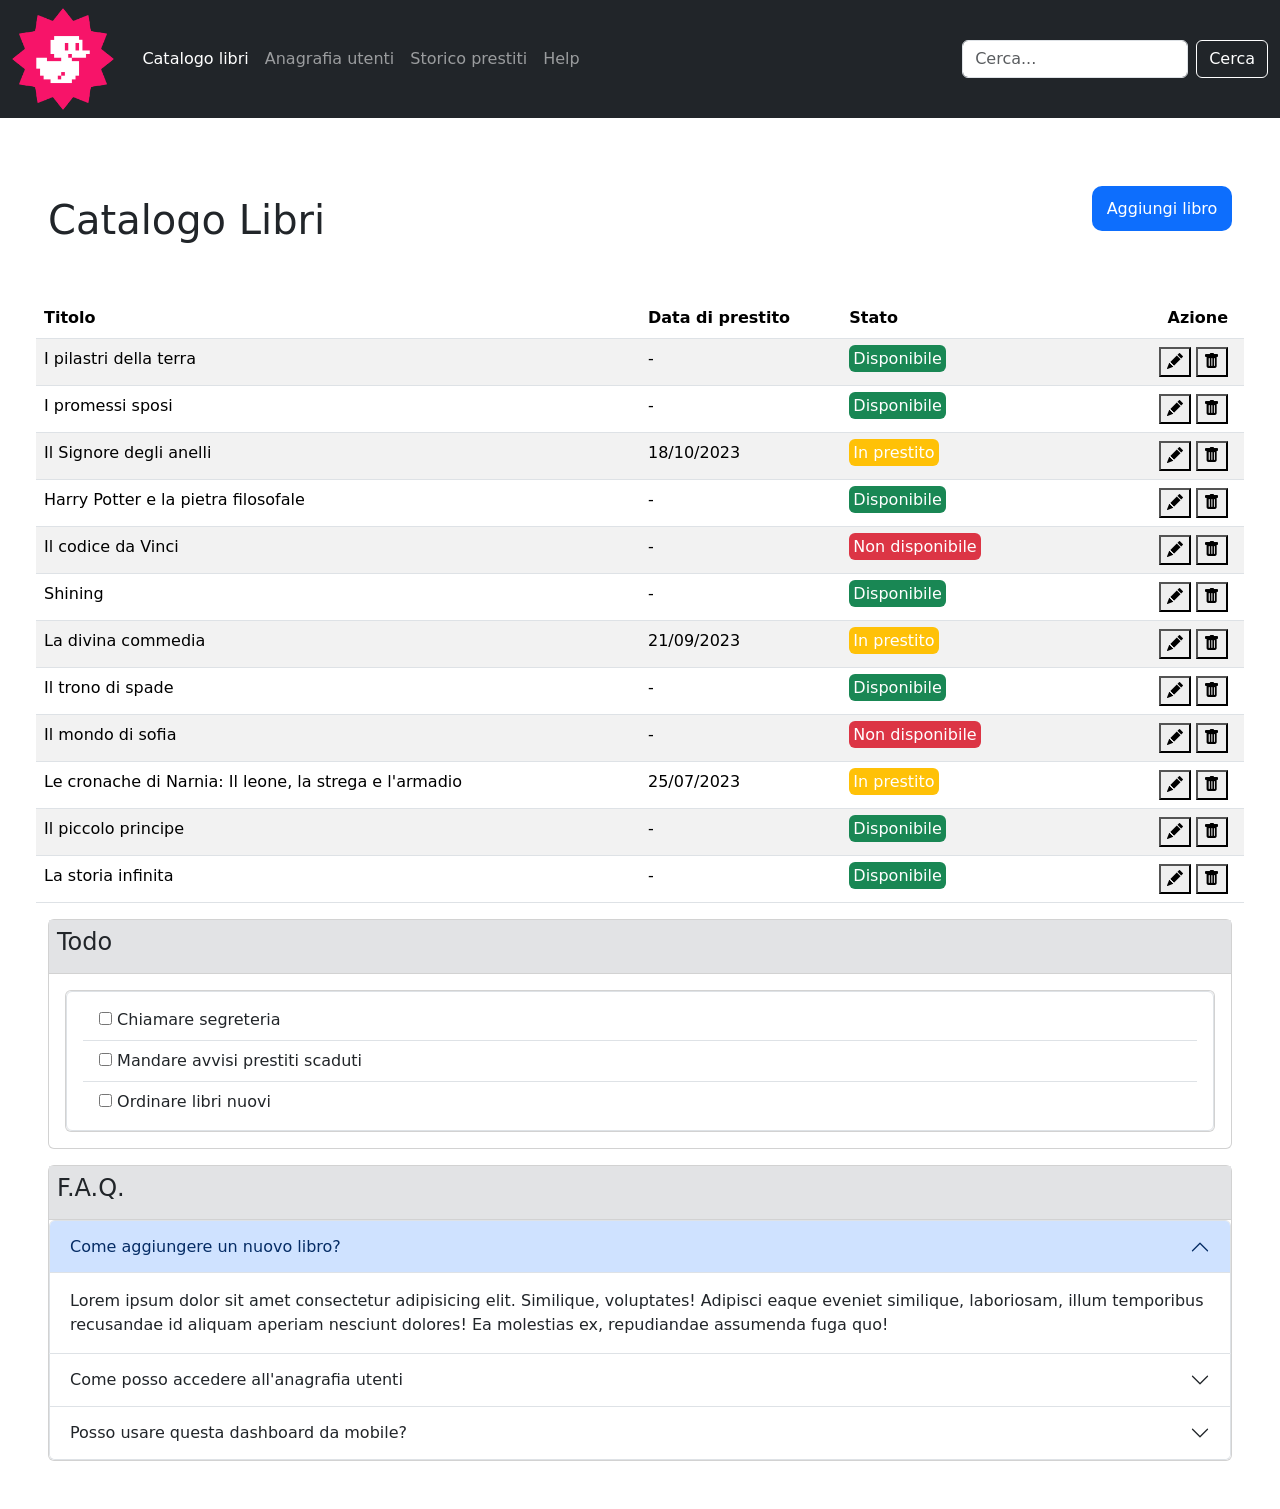
<file: index.html>
<!DOCTYPE html>
<html lang="en">

<head>
    <meta charset="UTF-8">
    <meta name="viewport" content="width=device-width, initial-scale=1.0">
    <title>Bootstrap-dashboard</title>

    <!-- bootstrap icons -->
    <link rel="stylesheet" href="https://cdn.jsdelivr.net/npm/bootstrap-icons@1.13.1/font/bootstrap-icons.min.css">

    <link href="https://cdn.jsdelivr.net/npm/bootstrap@5.3.8/dist/css/bootstrap.min.css" rel="stylesheet"
        integrity="sha384-sRIl4kxILFvY47J16cr9ZwB07vP4J8+LH7qKQnuqkuIAvNWLzeN8tE5YBujZqJLB" crossorigin="anonymous">

    <link rel="stylesheet" href="style/index.css">
</head>

<body>

    <!-- Navbar -->
    <nav class="navbar navbar-expand-lg bg-dark navbar-dark">
        <div class="container-fluid">
            <img src="img/duck.png" href="#" alt="icona papera">
            <button class="navbar-toggler" type="button" data-bs-toggle="collapse"
                data-bs-target="#navbarSupportedContent" aria-controls="navbarSupportedContent" aria-expanded="false"
                aria-label="Toggle navigation">
                <span class="navbar-toggler-icon"></span>
            </button>
            <div class="collapse navbar-collapse" id="navbarSupportedContent">
                <ul class="navbar-nav me-auto mb-2 mb-lg-0">
                    <li class="nav-item">
                        <a class="nav-link active" aria-current="page" href="#">Catalogo libri</a>
                    </li>
                    <li class="nav-item">
                        <a class="nav-link" href="#">Anagrafia utenti</a>
                    </li>
                    <li class="nav-item">
                        <a class="nav-link" href="#">Storico prestiti</a>
                    </li>
                    <li class="nav-item">
                        <a class="nav-link" href="#">Help</a>
                    </li>
                </ul>
                <form class="d-flex" role="search">
                    <input class="form-control me-2" type="search" placeholder="Cerca..." aria-label="Search" />
                    <button class="btn btn-outline-success" type="submit">Cerca</button>
                </form>
            </div>
        </div>
    </nav>

    <main class="main-container m-5">
        <!-- Catalogo -->
        <div class="library-container p-0">
            <header class="d-flex justify-content-between">
                <div class="text-center mt-4 mb-5 fs-1">Catalogo Libri</div>
                <button type="button" id="btn-add-books">Aggiungi libro</button>
            </header>

            <table class="table table-striped">
                <thead class="container">
                    <tr class="row">
                        <th class="col-6 fw-bold">
                            Titolo
                        </th>
                        <th class="d-none d-md-table-cell col-md-2 fw-bold">
                            Data di prestito
                        </th>
                        <th class="col-sm-3 col-md-2 fw-bold">
                            Stato
                        </th>
                        <th class="col-sm-3 col-md-2 text-end pe-3 fw-bold">
                            Azione
                        </th>
                    </tr>
                </thead>
                <tbody class="container">
                    <tr class="row">
                        <td class="col-6">I pilastri della terra</td>
                        <td class="d-none d-md-table-cell col-md-2">-</td>
                        <td class="col-sm-3 col-md-2"><span class="bg-success text-white rounded-2 p-1">Disponibile</span></td>
                        <td class="col-sm-3 col-md-2 text-end pe-3">
                            <button type="button">
                                <i class="bi bi-pencil-fill"></i>
                            </button>
                            <button type="button">
                                <i class="bi bi-trash-fill"></i>
                            </button>
                        </td>
                    </tr>

                    <tr class="row">
                        <td class="col-6">I promessi sposi</td>
                        <td class="d-none d-md-table-cell col-md-2">-</td>
                        <td class="col-sm-3 col-md-2"><span class="bg-success text-white rounded-2 p-1">Disponibile</span></td>
                        <td class="col-sm-3 col-md-2 text-end pe-3">
                            <button type="button">
                                <i class="bi bi-pencil-fill"></i>
                            </button>
                            <button type="button">
                                <i class="bi bi-trash-fill"></i>
                            </button>
                        </td>
                    </tr>
                    <tr class="row">
                        <td class="col-6">Il Signore degli anelli</td>
                        <td class="d-none d-md-table-cell col-md-2">18/10/2023</td>
                        <td class="col-sm-3 col-md-2"><span class="bg-warning text-white rounded-2 p-1">In prestito</span></td>
                        <td class="col-sm-3 col-md-2 text-end pe-3">
                            <button type="button">
                                <i class="bi bi-pencil-fill"></i>
                            </button>
                            <button type="button">
                                <i class="bi bi-trash-fill"></i>
                            </button>
                        </td>
                    </tr>
                    <tr class="row">
                        <td class="col-6">Harry Potter e la pietra filosofale</td>
                        <td class="d-none d-md-table-cell col-md-2">-</td>
                        <td class="col-sm-3 col-md-2"><span class="bg-success text-white rounded-2 p-1">Disponibile</span></td>
                        <td class="col-sm-3 col-md-2 text-end pe-3">
                            <button type="button">
                                <i class="bi bi-pencil-fill"></i>
                            </button>
                            <button type="button">
                                <i class="bi bi-trash-fill"></i>
                            </button>
                        </td>
                    </tr>
                    <tr class="row">
                        <td class="col-6">Il codice da Vinci</td>
                        <td class="d-none d-md-table-cell col-md-2">-</td>
                        <td class="col-sm-3 col-md-2"><span class="bg-danger text-white rounded-2 p-1">Non disponibile</span></td>
                        <td class="col-sm-3 col-md-2 text-end pe-3">
                            <button type="button">
                                <i class="bi bi-pencil-fill"></i>
                            </button>
                            <button type="button">
                                <i class="bi bi-trash-fill"></i>
                            </button>
                        </td>
                    </tr>
                    <tr class="row">
                        <td class="col-6">Shining</td>
                        <td class="d-none d-md-table-cell col-md-2">-</td>
                        <td class="col-sm-3 col-md-2"><span class="bg-success text-white rounded-2 p-1">Disponibile</span></td>
                        <td class="col-sm-3 col-md-2 text-end pe-3">
                            <button type="button">
                                <i class="bi bi-pencil-fill"></i>
                            </button>
                            <button type="button">
                                <i class="bi bi-trash-fill"></i>
                            </button>
                        </td>
                    </tr>
                    <tr class="row">
                        <td class="col-6">La divina commedia</td>
                        <td class="d-none d-md-table-cell col-md-2">21/09/2023</td>
                        <td class="col-sm-3 col-md-2"><span class="bg-warning text-white rounded-2 p-1">In prestito</span></td>
                        <td class="col-sm-3 col-md-2 text-end pe-3">
                            <button type="button">
                                <i class="bi bi-pencil-fill"></i>
                            </button>
                            <button type="button">
                                <i class="bi bi-trash-fill"></i>
                            </button>
                        </td>
                    </tr>
                    <tr class="row">
                        <td class="col-6">Il trono di spade</td>
                        <td class="d-none d-md-table-cell col-md-2">-</td>
                        <td class="col-sm-3 col-md-2"><span class="bg-success text-white rounded-2 p-1">Disponibile</span></td>
                        <td class="col-sm-3 col-md-2 text-end pe-3">
                            <button type="button">
                                <i class="bi bi-pencil-fill"></i>
                            </button>
                            <button type="button">
                                <i class="bi bi-trash-fill"></i>
                            </button>
                        </td>
                    </tr>
                    <tr class="row">
                        <td class="col-6">Il mondo di sofia</td>
                        <td class="d-none d-md-table-cell col-md-2">-</td>
                        <td class="col-sm-3 col-md-2"><span class="bg-danger text-white rounded-2 p-1">Non disponibile</td></span>
                        <td class="col-sm-3 col-md-2 text-end pe-3">
                            <button type="button">
                                <i class="bi bi-pencil-fill"></i>
                            </button>
                            <button type="button">
                                <i class="bi bi-trash-fill"></i>
                            </button>
                        </td>
                    </tr>
                    <tr class="row">
                        <td class="col-6">Le cronache di Narnia: Il leone, la strega e l'armadio</td>
                        <td class="d-none d-md-table-cell col-md-2">25/07/2023</td>
                        <td class="col-sm-3 col-md-2"><span class="bg-warning text-white rounded-2 p-1">In prestito</td></span>
                        <td class="col-sm-3 col-md-2 text-end pe-3">
                            <button type="button">
                                <i class="bi bi-pencil-fill"></i>
                            </button>
                            <button type="button">
                                <i class="bi bi-trash-fill"></i>
                            </button>
                        </td>
                    </tr>
                    <tr class="row">
                        <td class="col-6">Il piccolo principe</td>
                        <td class="d-none d-md-table-cell col-md-2">-</td>
                        <td class="col-sm-3 col-md-2"><span class="bg-success text-white rounded-2 p-1">Disponibile</td></span>
                        <td class="col-sm-3 col-md-2 text-end pe-3">
                            <button type="button">
                                <i class="bi bi-pencil-fill"></i>
                            </button>
                            <button type="button">
                                <i class="bi bi-trash-fill"></i>
                            </button>
                        </td>
                    </tr>
                    <tr class="row">
                        <td class="col-6">La storia infinita</td>
                        <td class="d-none d-md-table-cell col-md-2">-</td>
                        <td class="col-sm-3 col-md-2"><span class="bg-success text-white rounded-2 p-1">Disponibile</td></span>
                        <td class="col-sm-3 col-md-2 text-end pe-3">
                            <button type="button">
                                <i class="bi bi-pencil-fill"></i>
                            </button>
                            <button type="button">
                                <i class="bi bi-trash-fill"></i>
                            </button>
                        </td>
                    </tr>
                </tbody>
            </table>
        </div>

        <div class="container-finale-sec">
            <!-- Todo -->
            <div class="card mt-3">
                <div class="card-todo bg-secondary-subtle p-2">
                    <h4>Todo</h4>
                </div>
                <ul class="list-group list-group-flush p-3">
                    <div class="card">
                        <li class="list-group-item">
                            <ul class="list-group list-group-flush">

                                <li class="list-group-item">
                                    <input type="checkbox" name="check1" id="check2">
                                    <label for="check1">Chiamare segreteria</label>
                                </li>
                                <li class="list-group-item">
                                    <input type="checkbox" name="check2" id="check2">
                                    <label for="check2">Mandare avvisi prestiti scaduti</label>
                                </li>
                                <li class="list-group-item">
                                    <input type="checkbox" name="check3" id="check3">
                                    <label for="check3">Ordinare libri nuovi</label>
                                </li>

                            </ul>
                        </li>
                    </div>
                </ul>
            </div>

            <!-- F.A.Q. -->
            <div class="card mt-3">
                <div class="card-f.a.q. bg-secondary-subtle p-2">
                    <h4>F.A.Q.</h4>
                </div>
                <ul class="list-group list-group-flush">
                    <div class="accordion" id="accordionExample">
                        <div class="accordion-item">
                            <h2 class="accordion-header">
                                <button class="accordion-button" type="button" data-bs-toggle="collapse"
                                    data-bs-target="#collapseOne" aria-expanded="true" aria-controls="collapseOne">
                                    Come aggiungere un nuovo libro?
                                </button>
                            </h2>
                            <div id="collapseOne" class="accordion-collapse collapse show"
                                data-bs-parent="#accordionExample">
                                <div class="accordion-body">
                                    Lorem ipsum dolor sit amet consectetur adipisicing elit. Similique, voluptates!
                                    Adipisci
                                    eaque eveniet similique, laboriosam, illum temporibus recusandae id aliquam aperiam
                                    nesciunt
                                    dolores! Ea molestias ex, repudiandae assumenda fuga quo!
                                </div>
                            </div>
                        </div>
                        <div class="accordion-item">
                            <h2 class="accordion-header">
                                <button class="accordion-button collapsed" type="button" data-bs-toggle="collapse"
                                    data-bs-target="#collapseTwo" aria-expanded="false" aria-controls="collapseTwo">
                                    Come posso accedere all'anagrafia utenti
                                </button>
                            </h2>
                            <div id="collapseTwo" class="accordion-collapse collapse"
                                data-bs-parent="#accordionExample">
                                <div class="accordion-body">
                                    Lorem, ipsum dolor sit amet consectetur adipisicing elit. Sapiente ullam
                                    voluptatibus ex
                                    aut
                                    impedit quisquam veritatis, voluptates a ipsam consectetur, nam totam cumque
                                    temporibus
                                    architecto illo enim eaque esse quod.
                                </div>
                            </div>
                        </div>
                        <div class="accordion-item">
                            <h2 class="accordion-header">
                                <button class="accordion-button collapsed" type="button" data-bs-toggle="collapse"
                                    data-bs-target="#collapseThree" aria-expanded="false" aria-controls="collapseThree">
                                    Posso usare questa dashboard da mobile?
                                </button>
                            </h2>
                            <div id="collapseThree" class="accordion-collapse collapse"
                                data-bs-parent="#accordionExample">
                                <div class="accordion-body">
                                    Lorem, ipsum dolor sit amet consectetur adipisicing elit. Magni rem veniam sed
                                    obcaecati,
                                    nihil autem culpa eos officia? Explicabo vero deserunt ipsam illum ullam, nemo
                                    assumenda
                                    cupiditate qui tempora. Ipsum.
                                </div>
                            </div>
                        </div>
                    </div>
                </ul>
            </div>
        </div>

    </main>
    <!-- script JS -->
    <script src="https://cdn.jsdelivr.net/npm/bootstrap@5.3.8/dist/js/bootstrap.bundle.min.js"
        integrity="sha384-FKyoEForCGlyvwx9Hj09JcYn3nv7wiPVlz7YYwJrWVcXK/BmnVDxM+D2scQbITxI"
        crossorigin="anonymous"></script>

</body>

</html>
</file>
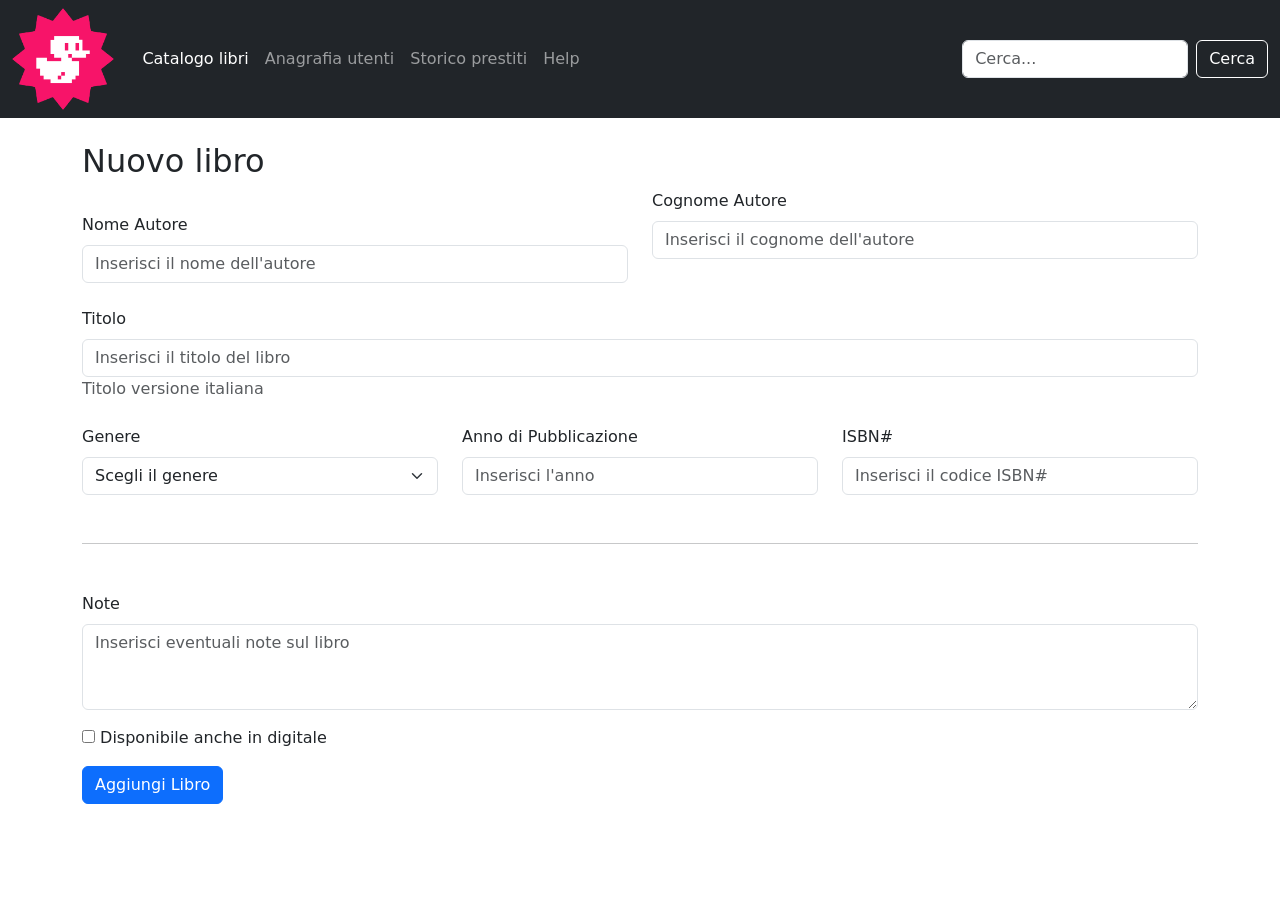
<file: add-book.html>
<!DOCTYPE html>
<html lang="en">

<head>
    <meta charset="UTF-8">
    <meta name="viewport" content="width=device-width, initial-scale=1.0">
    <title>Bootstrap-dashboard</title>

    <!-- bootstrap icons -->
    <link rel="stylesheet" href="https://cdn.jsdelivr.net/npm/bootstrap-icons@1.13.1/font/bootstrap-icons.min.css">
    <!-- bootstrap CSS -->
    <link href="https://cdn.jsdelivr.net/npm/bootstrap@5.3.8/dist/css/bootstrap.min.css" rel="stylesheet"
        integrity="sha384-sRIl4kxILFvY47J16cr9ZwB07vP4J8+LH7qKQnuqkuIAvNWLzeN8tE5YBujZqJLB" crossorigin="anonymous">
    <!-- link file CSS -->
    <link rel="stylesheet" href="style/index.css">
</head>

<body>
    <!-- Navbar -->
    <nav class="navbar navbar-expand-lg bg-dark navbar-dark">
        <div class="container-fluid">
            <img src="img/duck.png" href="#" alt="icona papera">
            <button class="navbar-toggler" type="button" data-bs-toggle="collapse"
                data-bs-target="#navbarSupportedContent" aria-controls="navbarSupportedContent" aria-expanded="false"
                aria-label="Toggle navigation">
                <span class="navbar-toggler-icon"></span>
            </button>
            <div class="collapse navbar-collapse" id="navbarSupportedContent">
                <ul class="navbar-nav me-auto mb-2 mb-lg-0">
                    <li class="nav-item">
                        <a class="nav-link active" aria-current="page" href="#">Catalogo libri</a>
                    </li>
                    <li class="nav-item">
                        <a class="nav-link" href="#">Anagrafia utenti</a>
                    </li>
                    <li class="nav-item">
                        <a class="nav-link" href="#">Storico prestiti</a>
                    </li>
                    <li class="nav-item">
                        <a class="nav-link" href="#">Help</a>
                    </li>
                </ul>
                <form class="d-flex" role="search">
                    <input class="form-control me-2" type="search" placeholder="Cerca..." aria-label="Search" />
                    <button class="btn btn-outline-success" type="submit">Cerca</button>
                </form>
            </div>
        </div>
    </nav>

    <main>
        <div class="container">
            <h2 class="mt-4">Nuovo libro</h2>
            <form>
                <!-- Nome/cognome autore -->
                <div class="row">
                    <div class="col-6 mt-4">
                        <label for="nome" class="form-label">Nome Autore</label>
                        <input type="text" class="form-control" id="nome" placeholder="Inserisci il nome dell'autore"
                            required>
                    </div>
                    <div class="col-6">
                        <label for="cognome" class="form-label">Cognome Autore</label>
                        <input type="text" class="form-control" id="cognome"
                            placeholder="Inserisci il cognome dell'autore" required>
                    </div>
                </div>
                <!-- Titolo -->
                <div class="col-12 mt-4">
                    <label for="titolo" class="form-label">Titolo</label>
                    <input type="text" class="form-control" id="titolo" placeholder="Inserisci il titolo del libro"
                        required>
                    <div class="explanation text-muted">Titolo versione italiana</div>
                </div>

                <!-- Altre informazioni -->
                <div class="row mt-4">
                    <div class="col-12 col-md-4">
                        <label for="genere" class="form-label">Genere</label>
                        <select required class="form-select" id="genere">
                            <option selected disabled value="">Scegli il genere</option>
                            <option value="1">ciao</option>
                            <option value="2">come</option>
                            <option value="3">va?</option>
                        </select>
                    </div>
                    <div class="col-12 col-md-4">
                        <label for="anno" class="form-label">Anno di Pubblicazione</label>
                        <input type="number" class="form-control" id="anno" placeholder="Inserisci l'anno" required min="1800"
                            max="2026" step="10">
                    </div>
                    <div class="col-12 col-md-4">
                        <label for="isbn" class="form-label">ISBN#</label>
                        <input type="text" class="form-control" id="isbn" placeholder="Inserisci il codice ISBN#" required
                            pattern="[A-Za-z]{5}">
                        <!--Pattern è un attributo utilizzato all'interno dei tag input per definire dei paramemetri che il valore inserito 
                        dall'utente deve rispettare per essere considerato valido.
                        nel nostro esempio tra le parentesi quadre si trovano i range dei caratteri utilizzabili mentre tra le parentesi 
                        tonde troviamo il numero dei caratteri inseribili-->
                    </div>
                </div>

                <hr class="my-5">
                <!-- Note -->
                <div class="col-12">
                    <label for="note" class="form-label">Note</label>
                    <textarea class="form-control" id="note" rows="3" placeholder="Inserisci eventuali note sul libro"></textarea>
                </div>
                <div class="my-3">
                    <input type="checkbox" class="form-checkbox" id="disponibile-in-digitale">
                    <label for="disponibile-in-digitale" class="form-checkbox">Disponibile anche in digitale</label>
                </div>
                <button type="submit" class="btn btn-primary">Aggiungi Libro</button>

            </form>
        </div>

    </main>

    <!-- script JS -->
    <script src="https://cdn.jsdelivr.net/npm/bootstrap@5.3.8/dist/js/bootstrap.bundle.min.js"
        integrity="sha384-FKyoEForCGlyvwx9Hj09JcYn3nv7wiPVlz7YYwJrWVcXK/BmnVDxM+D2scQbITxI"
        crossorigin="anonymous"></script>

</body>

</html>
</file>
<file: style/index.css>
/* Navbar */

nav img{
    width: 8vw;
    margin-right: 20px;
}

.btn-outline-success{
    border-color: white;
    color: white;
}

/* Catalogo libri */

#btn-add-books{
    margin-top: 20px;
    width: 140px;
    height: 45px;
    border-radius: 10px;
    background-color: rgb(13, 110, 253);
    border: none;
    color: white;
}
</file>
